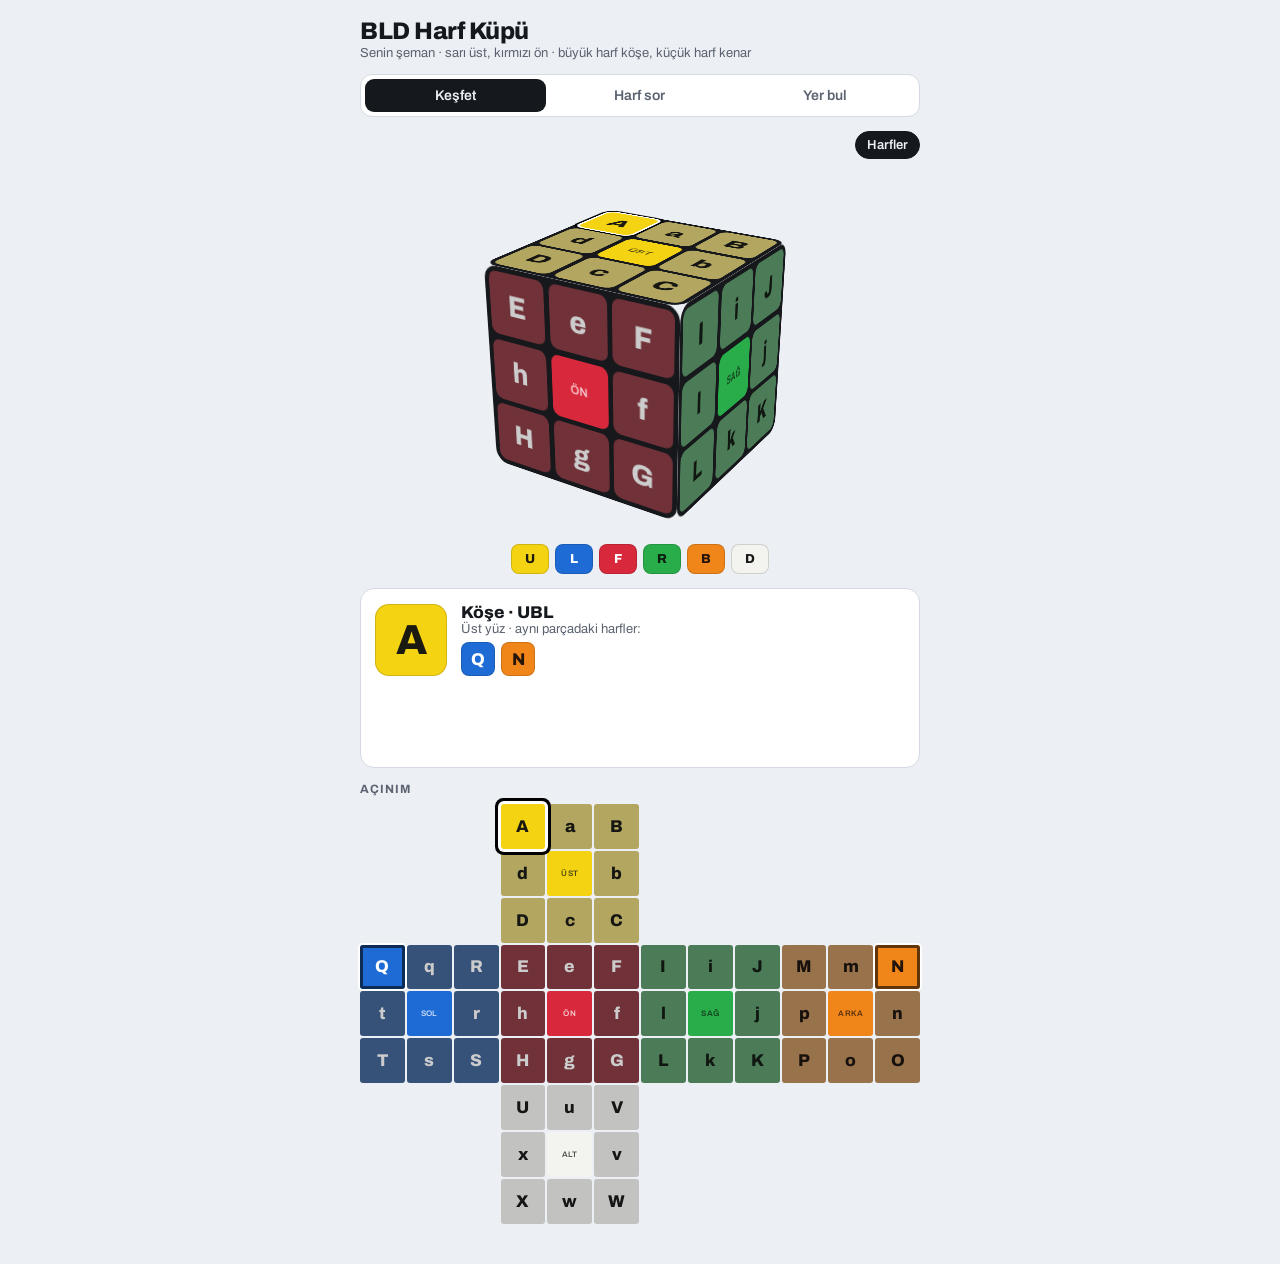
<file: flozaxx.web.app/public/p/bld/index.html>
<!doctype html><html><head><meta charset=utf8><meta name=viewport content="width=device-width,initial-scale=1,viewport-fit=cover"><style>:root{color-scheme:light;box-sizing:border-box;padding-top:env(safe-area-inset-top,0px);padding-bottom:env(safe-area-inset-bottom,0px)}html{scroll-padding-top:env(safe-area-inset-top,0px)}body{margin:0;padding:0;font:14px -apple-system,BlinkMacSystemFont,sans-serif;background:#fff;color:#000}img{max-width:100%}[hidden]:not([hidden=until-found i]){display:none!important}</style></head><body>
<title>BLD Harf Küpü</title>
<meta name="claude:viewport-fit-sides" content="cover">
<link rel="preconnect" href="https://fonts.googleapis.com">
<link rel="stylesheet" href="https://fonts.googleapis.com/css2?family=Archivo:wght@400;600;800&family=IBM+Plex+Mono:wght@500&display=swap">
<style>
/* Layout: tek sütun, üstte mod sekmeleri, ortada sürüklenebilir 3D küp, altta panel + açınım */
:root{
  --bg:#eceff3; --panel:#ffffff; --fg:#15181d; --muted:#5b6370; --line:#d5dae2; --body:#16181c;
  --ok:#159a49; --bad:#d3322e;
  --cU:#f4d313; --cF:#d8283b; --cR:#29ad4a; --cB:#f08619; --cL:#1f6bd6; --cD:#f3f3ef;
  --ui:"Archivo",system-ui,-apple-system,"Segoe UI",sans-serif;
  --mono:"IBM Plex Mono",ui-monospace,Menlo,monospace;
  --s:min(210px,54vw);
}
@media (prefers-color-scheme:dark){:root:not([data-theme="light"]){--bg:#111317;--panel:#1a1d23;--fg:#eceef2;--muted:#9aa2ae;--line:#2b3039;--body:#050607;color-scheme:dark}}
:root[data-theme="dark"]{--bg:#111317;--panel:#1a1d23;--fg:#eceef2;--muted:#9aa2ae;--line:#2b3039;--body:#050607;color-scheme:dark}
body{background:var(--bg);color:var(--fg);font-family:var(--ui)}
.app{max-width:560px;margin:0 auto;padding-left:max(16px,env(safe-area-inset-left,0px));padding-right:max(16px,env(safe-area-inset-right,0px));padding-block:18px 40px;display:flex;flex-direction:column;gap:14px}
header h1{margin:0;font-size:24px;font-weight:800;letter-spacing:-.02em;text-wrap:balance}
header p{margin:2px 0 0;color:var(--muted);font-size:13px}
.tabs{display:grid;grid-template-columns:repeat(3,1fr);background:var(--panel);border:1px solid var(--line);border-radius:12px;padding:4px;gap:4px}
.tabs button,.chip,.fbtn,.key,.act{font:inherit;color:inherit;cursor:pointer;border:0;background:none}
.tabs button{padding:9px 4px;border-radius:9px;font-weight:600;font-size:14px;color:var(--muted)}
.tabs button[aria-selected="true"]{background:var(--fg);color:var(--bg)}
.opts{display:flex;flex-wrap:wrap;gap:6px;align-items:center}
.chip{padding:6px 11px;border-radius:99px;border:1px solid var(--line);background:var(--panel);font-size:13px;font-weight:600}
.chip[aria-pressed="true"]{background:var(--fg);color:var(--bg);border-color:var(--fg)}
.sp{flex:1}
:focus-visible{outline:2px solid var(--fg);outline-offset:2px}
.stage{height:calc(var(--s)*1.7);display:grid;place-items:center;perspective:1000px;touch-action:none;cursor:grab;user-select:none;-webkit-user-select:none}
.stage:active{cursor:grabbing}
.cube{width:var(--s);height:var(--s);position:relative;transform-style:preserve-3d}
.cube.anim{transition:transform .55s cubic-bezier(.3,.7,.2,1)}
.face{position:absolute;inset:0;display:grid;grid-template-columns:repeat(3,1fr);grid-template-rows:repeat(3,1fr);gap:calc(var(--s)*.025);padding:calc(var(--s)*.025);background:var(--body);border-radius:7%;backface-visibility:hidden;-webkit-backface-visibility:hidden}
.face.U{transform:rotateX(90deg) translateZ(calc(var(--s)/2))}
.face.D{transform:rotateX(-90deg) translateZ(calc(var(--s)/2))}
.face.F{transform:translateZ(calc(var(--s)/2))}
.face.B{transform:rotateY(180deg) translateZ(calc(var(--s)/2))}
.face.R{transform:rotateY(90deg) translateZ(calc(var(--s)/2))}
.face.L{transform:rotateY(-90deg) translateZ(calc(var(--s)/2))}
[data-id]{background:var(--c);color:var(--ink);display:grid;place-items:center;font-weight:800;position:relative;transition:filter .2s}
.face [data-id]{border-radius:13%;font-size:calc(var(--s)/7)}
.ctr .lt{font-size:.42em;font-weight:600;opacity:.75;letter-spacing:.04em;text-transform:uppercase}
.hideL [data-id]:not(.reveal):not(.ctr) .lt{visibility:hidden}
.focus [data-id]:not(.sel):not(.mate):not(.ctr){filter:saturate(.45) brightness(.8)}
.sel{box-shadow:0 0 0 3px #fff,0 0 0 6px #000;z-index:2}
.mate{box-shadow:inset 0 0 0 3px rgba(0,0,0,.6),0 0 0 2px #fff}
.target{animation:pulse 1s ease-in-out infinite;z-index:2}
.ok{animation:none;box-shadow:0 0 0 3px #fff,0 0 0 7px var(--ok)}
.bad{animation:none;box-shadow:0 0 0 3px #fff,0 0 0 7px var(--bad)}
@keyframes pulse{0%,100%{box-shadow:0 0 0 2px #fff,0 0 0 4px #000}50%{box-shadow:0 0 0 5px #fff,0 0 0 9px #000}}
.faces{display:flex;gap:6px;justify-content:center;flex-wrap:wrap}
.fbtn{width:38px;height:30px;border-radius:8px;background:var(--c);color:var(--ink);font-weight:800;font-size:13px;box-shadow:inset 0 0 0 1px rgba(0,0,0,.15)}
.panel{background:var(--panel);border:1px solid var(--line);border-radius:14px;padding:14px;display:flex;flex-direction:column;gap:12px;min-height:150px}
.info{display:flex;gap:14px;align-items:center}
.big{width:72px;height:72px;flex:none;border-radius:14px;background:var(--c);color:var(--ink);display:grid;place-items:center;font-size:42px;font-weight:800;box-shadow:inset 0 0 0 1px rgba(0,0,0,.15)}
.kind{font-weight:800;font-size:17px}
.muted{color:var(--muted);font-size:13px}
.mates{display:flex;gap:6px;flex-wrap:wrap;margin-top:6px}
.mates button{width:34px;height:34px;border-radius:8px;border:0;background:var(--c);color:var(--ink);font:800 17px var(--ui);cursor:pointer;box-shadow:inset 0 0 0 1px rgba(0,0,0,.15)}
.row{display:flex;gap:8px;align-items:baseline;flex-wrap:wrap}
.prompt{font-weight:800;font-size:17px}
.keys{display:grid;grid-template-columns:repeat(8,1fr);gap:5px}
.key{padding:9px 0;border-radius:8px;background:var(--bg);border:1px solid var(--line);font-weight:800;font-size:17px}
.key.right{background:var(--ok);color:#fff;border-color:var(--ok)}
.key.wrong{background:var(--bad);color:#fff;border-color:var(--bad)}
.score{font-family:var(--mono);font-size:13px;color:var(--muted);font-variant-numeric:tabular-nums}
.fb{font-weight:600;min-height:1.3em}
.fb.good{color:var(--ok)} .fb.no{color:var(--bad)}
.weak{display:flex;gap:5px;flex-wrap:wrap;align-items:center}
.weak span.w{font-family:var(--mono);font-size:12px;padding:3px 7px;border-radius:6px;background:var(--bg);border:1px solid var(--line)}
.act{padding:6px 11px;border-radius:8px;border:1px solid var(--line);font-size:13px;font-weight:600;background:var(--bg)}
.act.danger{border-color:var(--bad);color:var(--bad)}
.netwrap h2{margin:0 0 8px;font-size:12px;letter-spacing:.08em;text-transform:uppercase;color:var(--muted)}
.net{display:grid;grid-template-columns:repeat(12,1fr);gap:2px}
.net [data-id]{aspect-ratio:1;border-radius:3px;font-size:clamp(11px,3.4vw,17px);cursor:pointer}
.net .ctr .lt{font-size:8px}
.netbreak{grid-column:1/-1;height:0}
@media (prefers-reduced-motion:reduce){.cube.anim{transition:none}.target{animation:none;box-shadow:0 0 0 3px #fff,0 0 0 6px #000}}
</style>

<div class="app" id="app">
  <header>
    <h1>BLD Harf Küpü</h1>
    <p>Senin şeman · sarı üst, kırmızı ön · büyük harf köşe, küçük harf kenar</p>
  </header>
  <nav class="tabs" role="tablist">
    <button id="t-explore" role="tab" data-mode="explore">Keşfet</button>
    <button id="t-ask" role="tab" data-mode="ask">Harf sor</button>
    <button id="t-find" role="tab" data-mode="find">Yer bul</button>
  </nav>
  <div class="opts" id="opts">
    <button class="chip" id="f-all" data-f="all">Hepsi</button>
    <button class="chip" id="f-corner" data-f="corner">Köşe</button>
    <button class="chip" id="f-edge" data-f="edge">Kenar</button>
    <span class="sp"></span>
    <button class="chip" id="o-letters">Harfler</button>
    <button class="chip" id="o-turn">Oto çevir</button>
  </div>
  <div class="stage" id="stage"><div class="cube anim" id="cube"></div></div>
  <div class="faces" id="faces"></div>
  <section class="panel" id="panel" aria-live="polite"></section>
  <section class="netwrap"><h2>Açınım</h2><div class="net" id="net"></div></section>
</div>

<script>
const FACES={
  U:{n:'Üst',l:['A','a','B','d','','b','D','c','C'],c:'--cU',ink:'#1b1a10'},
  L:{n:'Sol',l:['Q','q','R','t','','r','T','s','S'],c:'--cL',ink:'#fff'},
  F:{n:'Ön', l:['E','e','F','h','','f','H','g','G'],c:'--cF',ink:'#fff'},
  R:{n:'Sağ',l:['I','i','J','l','','j','L','k','K'],c:'--cR',ink:'#0c1f10'},
  B:{n:'Arka',l:['M','m','N','p','','n','P','o','O'],c:'--cB',ink:'#25140a'},
  D:{n:'Alt',l:['U','u','V','x','','v','X','w','W'],c:'--cD',ink:'#1a1a1a'}
};
const ORDER=['U','L','F','R','B','D'];
const NETPOS={U:[3,0],L:[0,3],F:[3,3],R:[6,3],B:[9,3],D:[3,6]};
const VIEW={F:[-22,-30],R:[-22,-60],U:[-58,-30],B:[-22,150],L:[-22,50],D:[55,-30]};
function pos(f,r,c){switch(f){
  case'U':return[c-1,1,r-1];case'D':return[c-1,-1,1-r];case'F':return[c-1,1-r,1];
  case'B':return[1-c,1-r,-1];case'R':return[1,1-r,1-c];case'L':return[-1,1-r,c-1];}}
function pieceName(p){return (p[1]==1?'U':p[1]==-1?'D':'')+(p[2]==1?'F':p[2]==-1?'B':'')+(p[0]==1?'R':p[0]==-1?'L':'')}

const S=[],byId={};
ORDER.forEach(f=>FACES[f].l.forEach((L,i)=>{
  const r=Math.floor(i/3),c=i%3,p=pos(f,r,c);
  const type=(r==1&&c==1)?'center':(r!=1&&c!=1)?'corner':'edge';
  const s={id:f+i,face:f,i,r,c,letter:L,type,p,key:p.join(',')};
  S.push(s);byId[s.id]=s;
}));
const mates=s=>S.filter(o=>o.key===s.key&&o.id!==s.id);
const TR={corner:'Köşe',edge:'Kenar',center:'Merkez'};

const $=id=>document.getElementById(id);
const app=$('app'),cube=$('cube'),net=$('net'),panel=$('panel'),stage=$('stage');
const cell=(s)=>{const d=document.createElement('div');d.dataset.id=s.id;
  d.style.setProperty('--c',`var(${FACES[s.face].c})`);d.style.setProperty('--ink',FACES[s.face].ink);
  if(s.type==='center')d.classList.add('ctr');
  d.innerHTML=`<span class="lt">${s.type==='center'?FACES[s.face].n:s.letter}</span>`;return d;};
ORDER.forEach(f=>{
  const fe=document.createElement('div');fe.className='face '+f;
  S.filter(s=>s.face===f).forEach(s=>fe.appendChild(cell(s)));cube.appendChild(fe);
  const [cx,cy]=NETPOS[f];
  S.filter(s=>s.face===f).forEach(s=>{const d=cell(s);d.style.gridColumn=cx+s.c+1;d.style.gridRow=cy+s.r+1;net.appendChild(d);});
  const b=document.createElement('button');b.className='fbtn';b.textContent=f;b.title=FACES[f].n+' yüze çevir';
  b.style.setProperty('--c',`var(${FACES[f].c})`);b.style.setProperty('--ink',FACES[f].ink);
  b.onclick=()=>turnTo(f);$('faces').appendChild(b);
});

/* rotation */
let rx=-24,ry=-32;
const apply=()=>cube.style.transform=`rotateX(${rx}deg) rotateY(${ry}deg)`;
apply();
function turnTo(f){const [tx,ty]=VIEW[f];cube.classList.add('anim');rx=tx;ry=ty+360*Math.round((ry-ty)/360);apply();}
let down=null;
stage.addEventListener('pointerdown',e=>{const t=e.target.closest('[data-id]');
  down={x:e.clientX,y:e.clientY,rx,ry,id:t&&t.dataset.id,moved:false};
  try{stage.setPointerCapture(e.pointerId)}catch(_){}});
stage.addEventListener('pointermove',e=>{if(!down)return;const dx=e.clientX-down.x,dy=e.clientY-down.y;
  if(!down.moved&&Math.hypot(dx,dy)>6){down.moved=true;cube.classList.remove('anim');}
  if(down.moved){ry=down.ry+dx*.45;rx=Math.max(-89,Math.min(89,down.rx-dy*.45));apply();}});
const up=()=>{if(down&&!down.moved&&down.id)tap(down.id,false);down=null;};
stage.addEventListener('pointerup',up);stage.addEventListener('pointercancel',()=>down=null);
net.addEventListener('click',e=>{const t=e.target.closest('[data-id]');if(t)tap(t.dataset.id,true);});

/* state */
let mode='explore',filter='all',showL=true,autoTurn=true,sel='U0',target=null,lastT=null,busy=false;
let sess={ok:0,tot:0,streak:0};
let stats={};try{stats=JSON.parse(localStorage.getItem('bld-stats-v1'))||{}}catch(_){}
const save=()=>{try{localStorage.setItem('bld-stats-v1',JSON.stringify(stats))}catch(_){}};
function record(id,ok){const s=stats[id]||(stats[id]={h:0,m:0});ok?s.h++:s.m++;save();
  sess.tot++;if(ok){sess.ok++;sess.streak++}else sess.streak=0;}

const els=id=>document.querySelectorAll(`[data-id="${id}"]`);
const mark=(id,...c)=>els(id).forEach(e=>e.classList.add(...c));
const clear=()=>document.querySelectorAll('[data-id]').forEach(e=>e.classList.remove('sel','mate','target','ok','bad','reveal'));
const col=s=>`--c:var(${FACES[s.face].c});--ink:${FACES[s.face].ink}`;

function syncUI(){
  document.querySelectorAll('.tabs button').forEach(b=>b.setAttribute('aria-selected',b.dataset.mode===mode));
  document.querySelectorAll('[data-f]').forEach(b=>{b.setAttribute('aria-pressed',b.dataset.f===filter);b.hidden=mode==='explore';});
  $('o-letters').hidden=mode!=='explore';$('o-letters').setAttribute('aria-pressed',showL);
  $('o-turn').hidden=mode!=='ask';$('o-turn').setAttribute('aria-pressed',autoTurn);
  app.classList.toggle('hideL',mode!=='explore'||!showL);
  app.classList.toggle('focus',mode==='explore'&&!!sel);
}

/* explore */
function renderExplore(){
  clear();syncUI();
  if(!sel){panel.innerHTML=`<div class="muted">Bir çıkartmaya dokun. Küpü sürükleyerek çevir.</div>`;return;}
  const s=byId[sel];mark(sel,'sel');
  if(s.type==='center'){
    const fs=S.filter(o=>o.face===s.face);
    panel.innerHTML=`<div class="info"><div class="big" style="${col(s)};font-size:18px">${FACES[s.face].n}</div><div>
      <div class="kind">${FACES[s.face].n} yüz (${s.face})</div>
      <div class="muted">Köşeler: <b>${fs.filter(o=>o.type==='corner').map(o=>o.letter).join(' ')}</b></div>
      <div class="muted">Kenarlar: <b>${fs.filter(o=>o.type==='edge').map(o=>o.letter).join(' ')}</b></div></div></div>`;
    return;}
  const m=mates(s);m.forEach(o=>mark(o.id,'mate'));
  panel.innerHTML=`<div class="info"><div class="big" style="${col(s)}">${s.letter}</div><div>
    <div class="kind">${TR[s.type]} · ${pieceName(s.p)}</div>
    <div class="muted">${FACES[s.face].n} yüz · aynı parçadaki harfler:</div>
    <div class="mates">${m.map(o=>`<button data-go="${o.id}" style="${col(o)}" title="${FACES[o.face].n} yüz">${o.letter}</button>`).join('')}</div>
  </div></div>`;
  panel.querySelectorAll('[data-go]').forEach(b=>b.onclick=()=>{sel=b.dataset.go;turnTo(byId[sel].face);renderExplore();});
}

/* quiz */
function pick(){
  const pool=S.filter(s=>s.type!=='center'&&(filter==='all'||s.type===filter)&&s.id!==lastT);
  const w=pool.map(s=>{const t=stats[s.id]||{h:0,m:0};return Math.max(.3,1+2*t.m-.3*t.h)});
  let r=Math.random()*w.reduce((a,b)=>a+b,0);
  for(let i=0;i<pool.length;i++){r-=w[i];if(r<=0)return pool[i].id}return pool[pool.length-1].id;
}
function weakHTML(){
  const list=Object.entries(stats).filter(([,v])=>v.m>0).sort((a,b)=>(b[1].m-b[1].h*.5)-(a[1].m-a[1].h*.5)).slice(0,8);
  return `<div class="weak"><span class="muted">Zayıf:</span>${list.length?list.map(([id,v])=>`<span class="w">${byId[id].letter} ✗${v.m}</span>`).join(''):'<span class="muted">henüz yok</span>'}
  <span class="sp"></span><button class="act" id="reset">Sıfırla</button></div>`;
}
function bindReset(){const b=$('reset');if(!b)return;b.onclick=()=>{
  if(b.dataset.c){stats={};save();sess={ok:0,tot:0,streak:0};render();}
  else{b.dataset.c=1;b.textContent='Emin misin? Evet';b.classList.add('danger');}};}
const scoreHTML=()=>`<div class="score">Doğru ${sess.ok}/${sess.tot} · Seri ${sess.streak}</div>`;

function next(){busy=false;target=pick();lastT=target;render();}
function renderAsk(){
  clear();syncUI();const t=byId[target];mark(target,'target');if(autoTurn)turnTo(t.face);
  const keys='ABCDEFGHIJKLMNOPQRSTUVWX'.split('').map(k=>t.type==='edge'?k.toLowerCase():k);
  panel.innerHTML=`<div class="row"><span class="prompt">Parlayan çıkartma hangi harf?</span><span class="muted">${TR[t.type]}</span></div>
    <div class="keys">${keys.map(k=>`<button class="key" data-k="${k}">${k}</button>`).join('')}</div>
    <div class="fb" id="fb"></div>${scoreHTML()}${weakHTML()}`;
  panel.querySelectorAll('[data-k]').forEach(b=>b.onclick=()=>answer(b.dataset.k));bindReset();
}
function answer(k){
  if(busy)return;busy=true;const t=byId[target],ok=k===t.letter;record(target,ok);
  els(target).forEach(e=>e.classList.remove('target'));mark(target,'reveal',ok?'ok':'bad');
  panel.querySelectorAll('[data-k]').forEach(b=>{if(b.dataset.k===t.letter)b.classList.add('right');else if(b.dataset.k===k)b.classList.add('wrong');});
  const fb=$('fb');fb.className='fb '+(ok?'good':'no');fb.textContent=ok?`Doğru: ${t.letter}`:`Yanlış. Doğrusu ${t.letter} (${pieceName(t.p)})`;
  panel.querySelector('.score').outerHTML=scoreHTML();
  setTimeout(next,ok?650:1600);
}
function renderFind(){
  clear();syncUI();const t=byId[target];
  panel.innerHTML=`<div class="info"><div class="big" style="--c:var(--bg);--ink:var(--fg);box-shadow:inset 0 0 0 1px var(--line)">${t.letter}</div><div>
    <div class="prompt">Bu harfi küpte bul</div><div class="muted">${TR[t.type]} · küpe ya da açınıma dokun</div>
    <div style="margin-top:8px"><button class="act" id="pass">Göster</button></div></div></div>
    <div class="fb" id="fb"></div>${scoreHTML()}${weakHTML()}`;
  $('pass').onclick=()=>{if(busy)return;busy=true;record(target,false);mark(target,'reveal','bad');turnTo(t.face);
    $('fb').className='fb no';$('fb').textContent=`Burada: ${pieceName(t.p)}, ${FACES[t.face].n} yüz`;setTimeout(next,1800);};
  bindReset();
}
function findTap(id){
  if(busy)return;const s=byId[id];if(s.type==='center')return;busy=true;
  const t=byId[target],ok=s.letter===t.letter;record(target,ok);
  mark(id,'reveal',ok?'ok':'bad');const fb=$('fb');
  if(ok){fb.className='fb good';fb.textContent='Doğru!';setTimeout(next,700);}
  else{mark(target,'reveal','ok');turnTo(t.face);fb.className='fb no';
    fb.textContent=`Dokunduğun ${s.letter}. ${t.letter} burada: ${pieceName(t.p)}`;setTimeout(next,2000);}
  panel.querySelector('.score').outerHTML=scoreHTML();
}

function tap(id,fromNet){
  if(mode==='explore'){sel=id;if(fromNet)turnTo(byId[id].face);renderExplore();}
  else if(mode==='find')findTap(id);
}
function render(){if(mode==='explore')renderExplore();else if(mode==='ask')renderAsk();else renderFind();}
function setMode(m){mode=m;sess={ok:0,tot:0,streak:0};busy=false;if(m==='explore'){render();}else{lastT=null;next();}}

document.querySelectorAll('.tabs button').forEach(b=>b.onclick=()=>setMode(b.dataset.mode));
document.querySelectorAll('[data-f]').forEach(b=>b.onclick=()=>{filter=b.dataset.f;busy=false;lastT=null;next();});
$('o-letters').onclick=()=>{showL=!showL;syncUI();};
$('o-turn').onclick=()=>{autoTurn=!autoTurn;syncUI();};
document.addEventListener('keydown',e=>{
  if(mode==='ask'&&/^[a-xA-X]$/.test(e.key)){const t=byId[target];answer(t.type==='edge'?e.key.toLowerCase():e.key.toUpperCase());}
  const a={ArrowLeft:[0,-90],ArrowRight:[0,90],ArrowUp:[30,0],ArrowDown:[-30,0]}[e.key];
  if(a){e.preventDefault();cube.classList.add('anim');ry+=a[1];rx=Math.max(-89,Math.min(89,rx+a[0]));apply();}
});
render();
</script>

</body></html>
</file>
